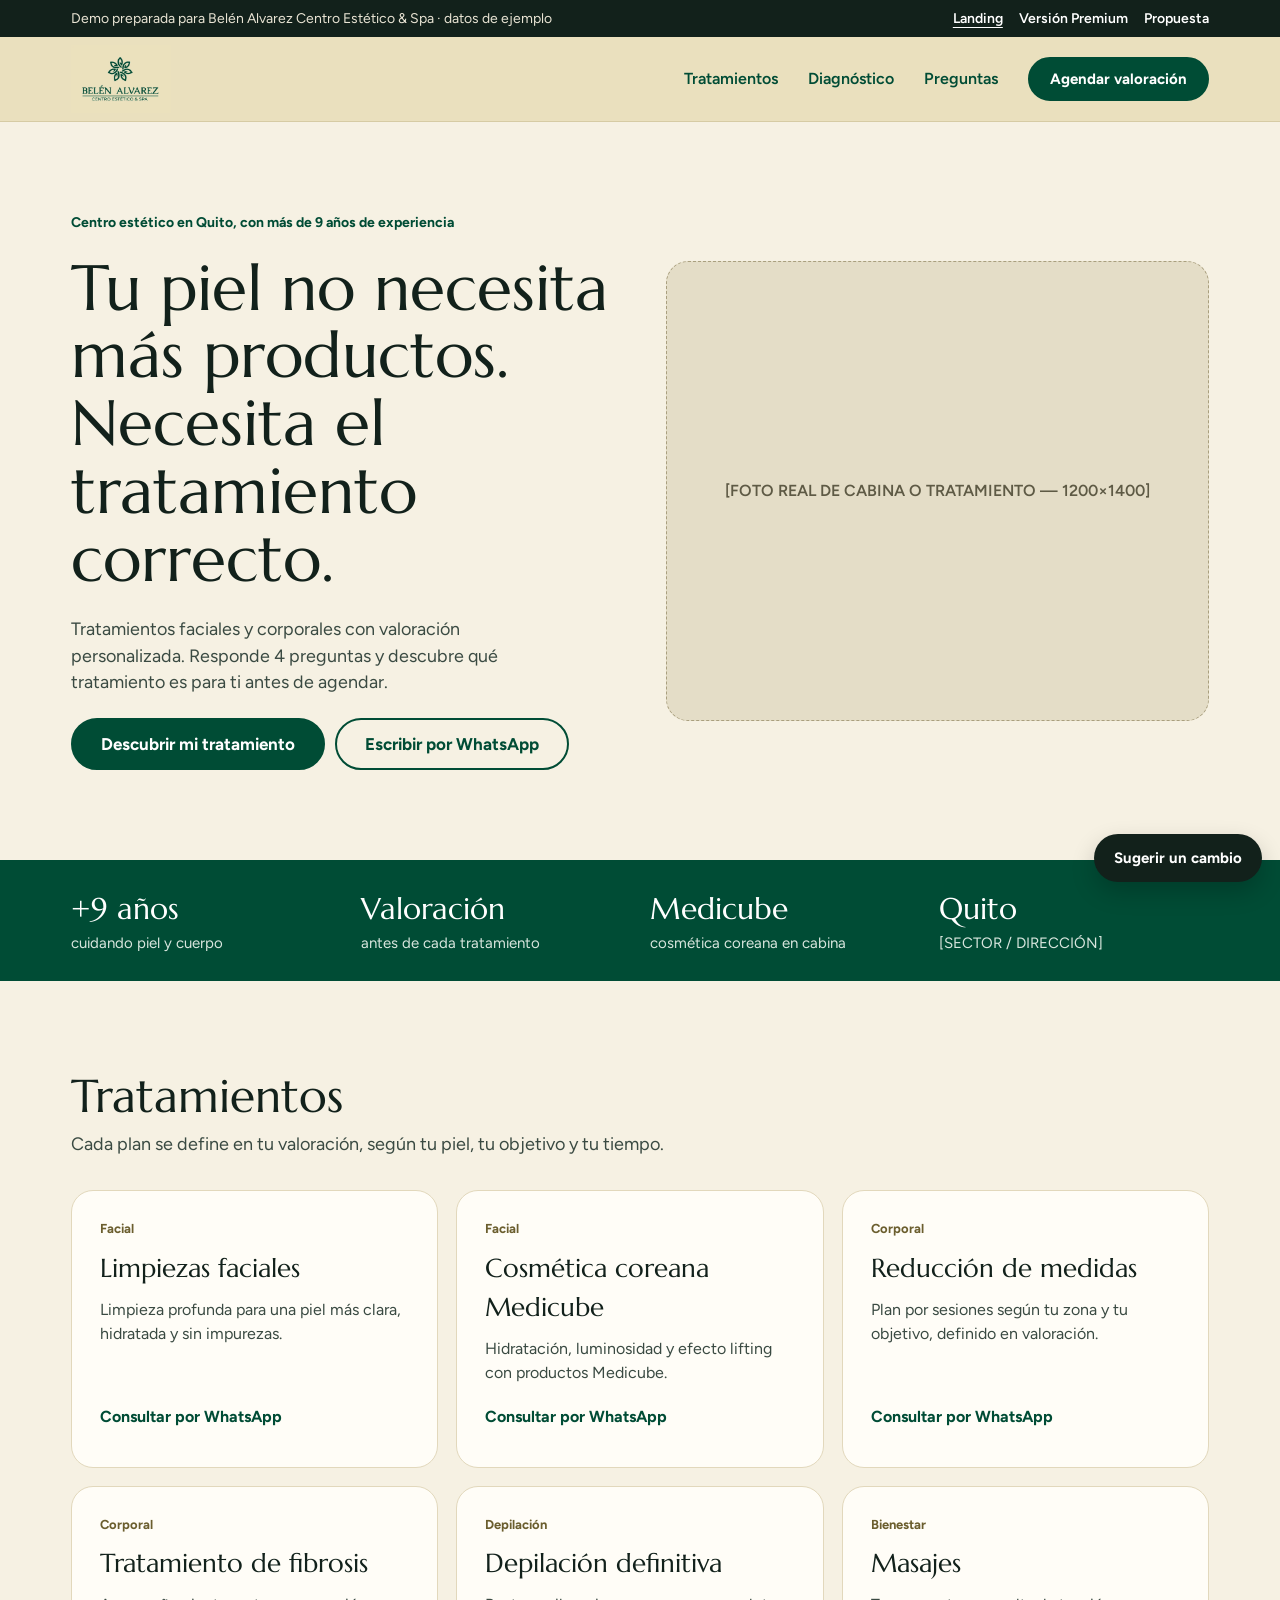
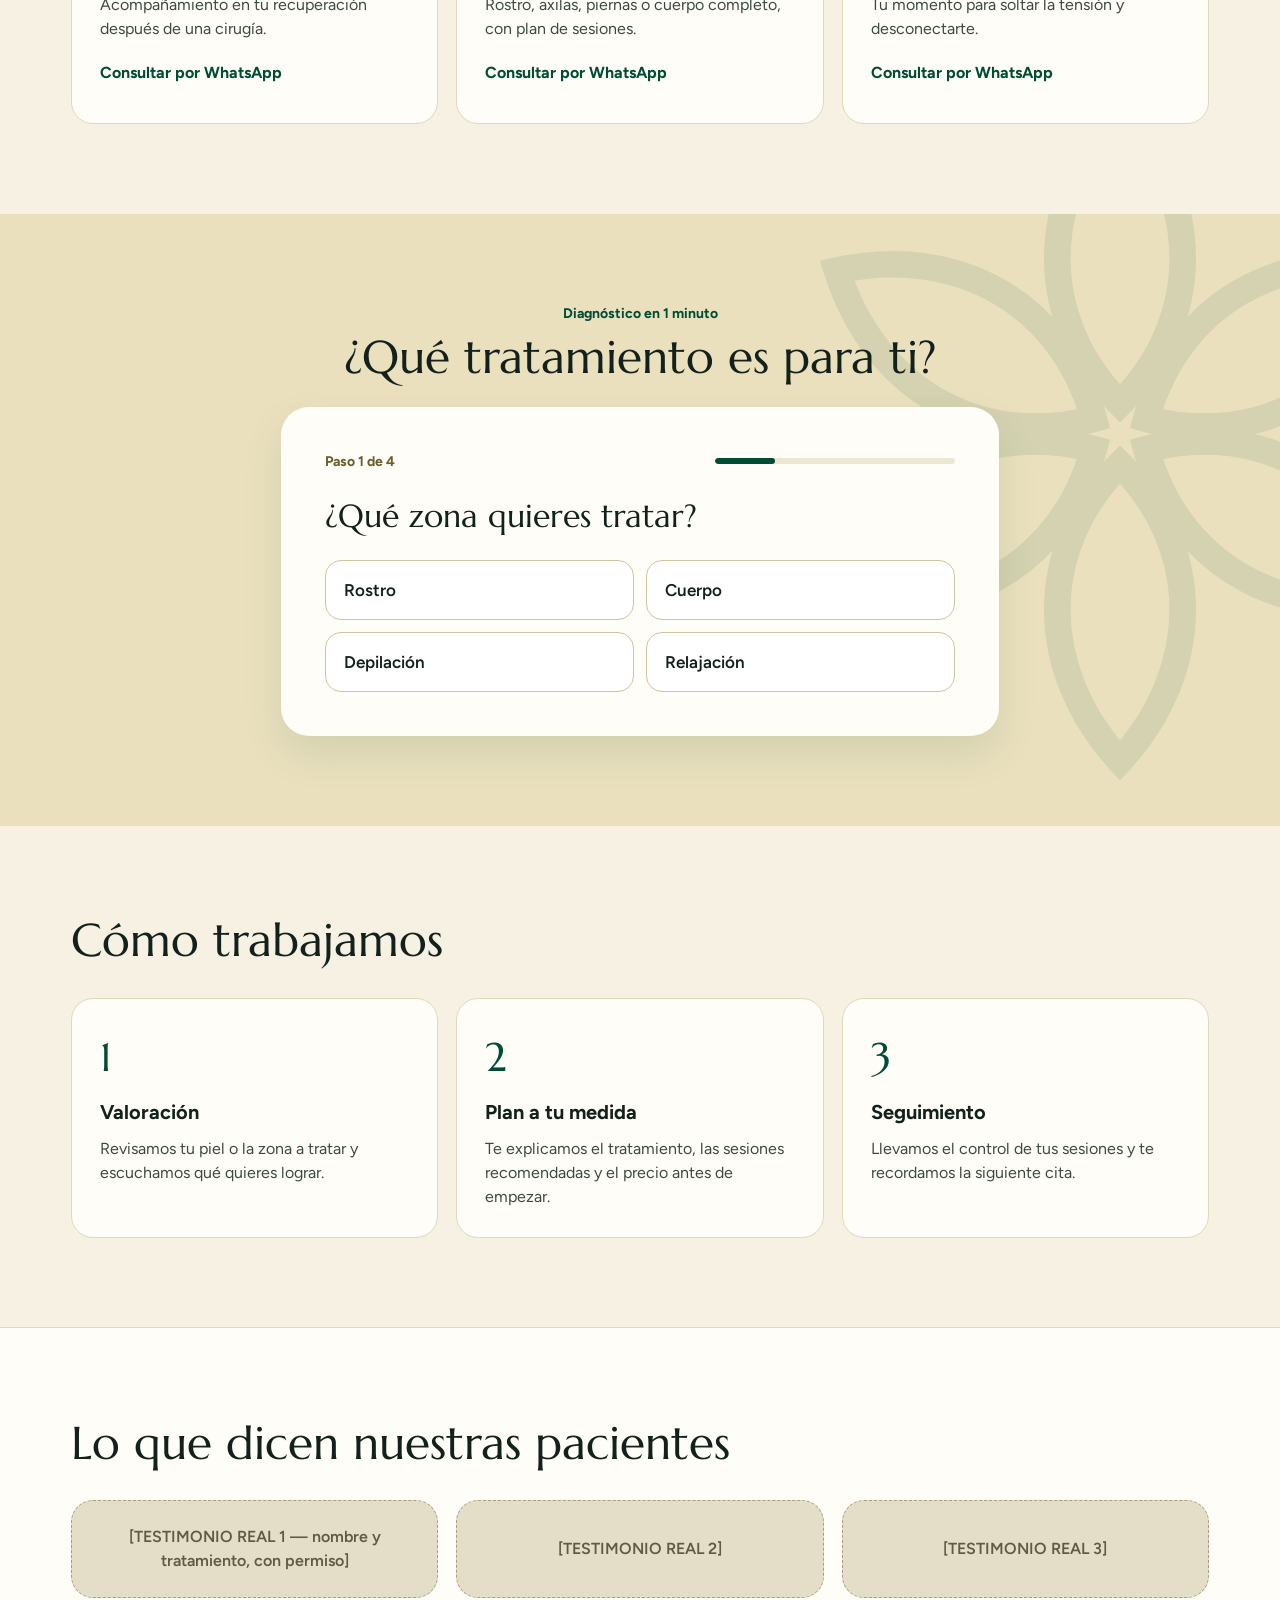
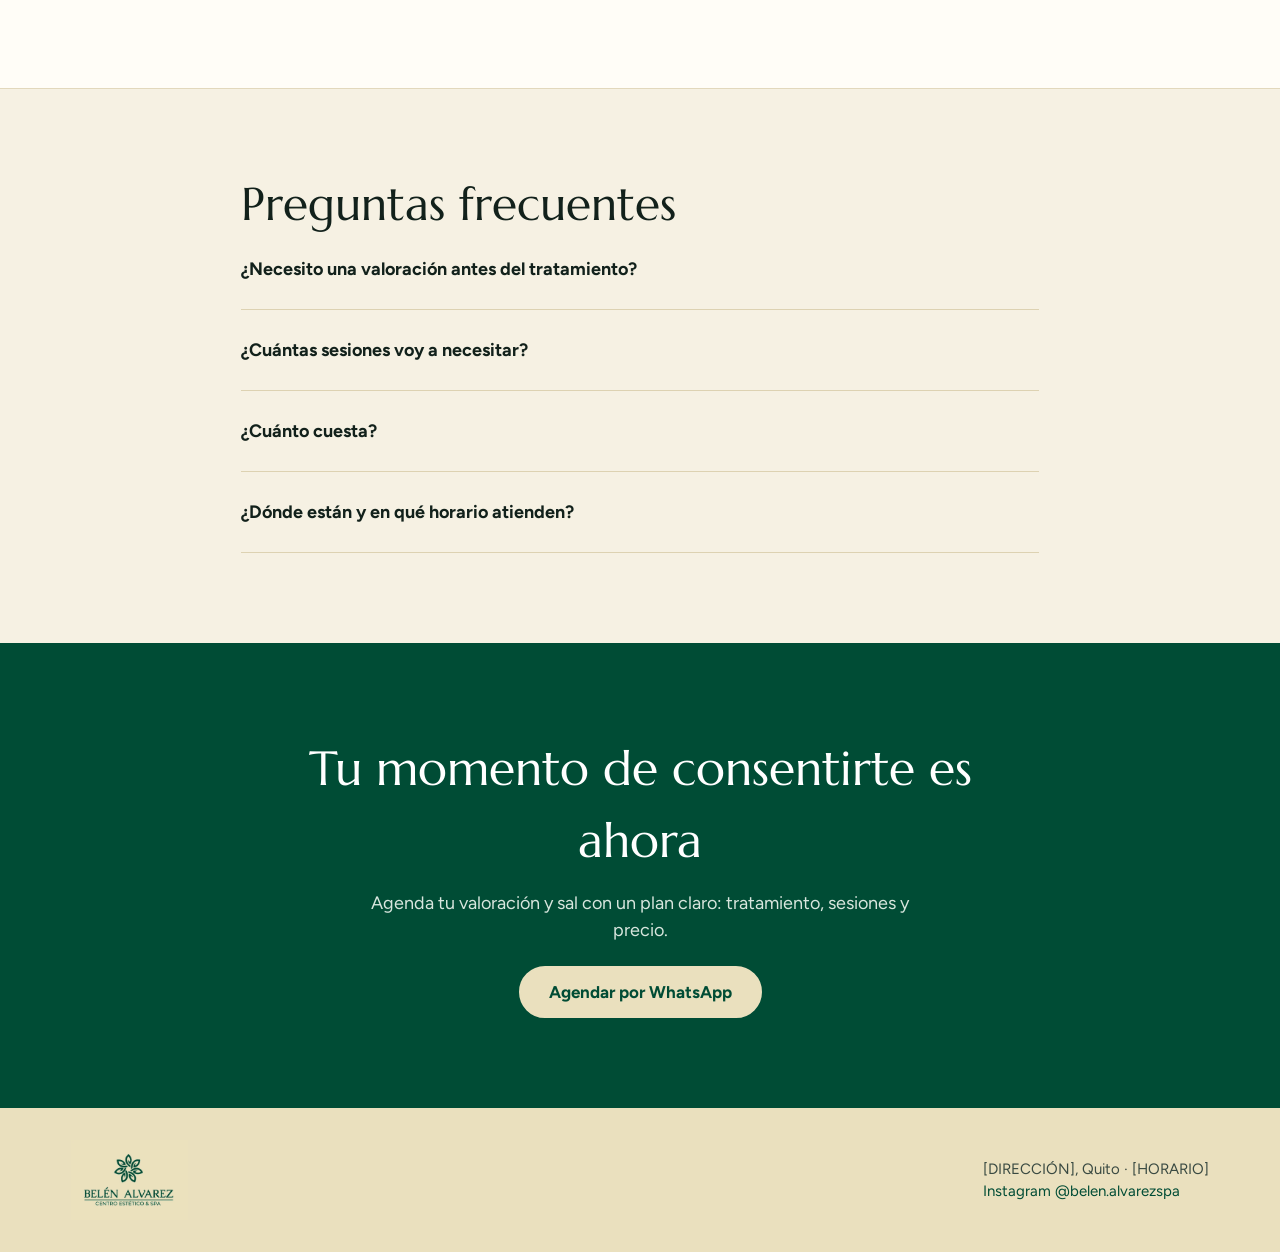
<file: index.html>
<!doctype html>
<html lang="es">
<head>
<meta charset="utf-8">
<meta name="viewport" content="width=device-width, initial-scale=1, viewport-fit=cover">
<meta name="robots" content="noindex, nofollow">
<title>Belén Alvarez Centro Estético &amp; Spa — Quito</title>
<meta name="description" content="Tratamientos faciales y corporales con valoración personalizada en Quito. Más de 9 años de experiencia. Descubre qué tratamiento es para ti.">
<meta property="og:title" content="Belén Alvarez Centro Estético & Spa">
<meta property="og:description" content="Descubre qué tratamiento es para ti en 1 minuto y agenda tu valoración.">
<meta property="og:image" content="assets/og.jpg">
<meta name="theme-color" content="#004C35">
<link rel="icon" href="assets/logo.webp">
<link rel="preconnect" href="https://fonts.googleapis.com">
<link rel="preconnect" href="https://fonts.gstatic.com" crossorigin>
<link href="https://fonts.googleapis.com/css2?family=Marcellus&family=Figtree:wght@400;500;600;700&display=swap" rel="stylesheet">
<link rel="stylesheet" href="efectos/base.css">
<link rel="stylesheet" href="efectos/calma.css">
<link rel="stylesheet" href="site.css">
<style>
header.top{position:sticky;top:0;z-index:20;background:var(--crema);border-bottom:1px solid #D6CBA4}
header.top .wrap{display:flex;flex-wrap:wrap;align-items:center;justify-content:space-between;gap:10px 28px;padding-block:8px}
header.top img{height:68px;width:auto}
header.top nav{display:flex;flex-wrap:wrap;align-items:center;gap:8px clamp(14px,2.4vw,30px);font-weight:600}
header.top nav .btn{min-height:44px;padding:0 20px;font-size:15px}
.hero{display:grid;gap:clamp(28px,4vw,64px);align-items:center;grid-template-columns:repeat(auto-fit,minmax(min(100%,440px),1fr))}
.hero h1{font-size:clamp(38px,5vw,64px);line-height:1.06}
.hero p{font-size:clamp(17px,1.4vw,19px);color:var(--texto);max-width:46ch;margin:0}
.eyebrow{font-size:14px;font-weight:700;color:var(--verde)}
.franja{background:var(--verde);color:#fff}
.franja .wrap{display:grid;gap:20px;grid-template-columns:repeat(auto-fit,minmax(min(100%,210px),1fr));padding-block:26px}
.franja b{display:block;font-family:Marcellus,Georgia,serif;font-weight:400;font-size:30px}
.franja span{color:#D8E6DE;font-size:15px}
.tag{font-size:13px;font-weight:700;color:var(--dorado)}
.card h3{font-family:Marcellus,Georgia,serif;font-weight:400;font-size:26px}
.card a.mas{margin-top:auto;font-weight:700;min-height:44px;display:inline-flex;align-items:center}
#diagnostico{position:relative;overflow:hidden;background:var(--crema)}
#diagnostico .fx-motivo{right:-220px;top:-160px;width:760px;height:760px}
.diag{position:relative;max-width:820px;margin:0 auto;display:flex;flex-direction:column;gap:24px}
.caja{background:var(--papel);border-radius:28px;padding:clamp(24px,4vw,44px);box-shadow:0 18px 40px rgba(0,76,53,.10);display:flex;flex-direction:column;gap:20px}
.prog{display:flex;align-items:center;justify-content:space-between;gap:12px;font-size:14px;font-weight:700;color:var(--dorado)}
.prog .pista{flex:1;max-width:240px;height:6px;border-radius:99px;background:#EDE6D2;overflow:hidden}
.prog .pista div{height:6px;background:var(--verde);border-radius:99px}
.ops{display:grid;gap:12px;grid-template-columns:repeat(auto-fit,minmax(min(100%,220px),1fr))}
.op{min-height:60px;padding:14px 18px;border-radius:16px;border:1.5px solid #CFC4A2;background:#fff;color:var(--tinta);font:600 17px Figtree,sans-serif;text-align:left;cursor:pointer;transition:border-color .2s,background-color .2s}
.op:hover{border-color:var(--verde);background:var(--arena)}
.enlace{align-self:flex-start;min-height:44px;border:0;background:none;color:var(--verde);font:700 16px Figtree,sans-serif;cursor:pointer;padding:0 4px}
.resumen{background:var(--arena);border-radius:14px;padding:16px 18px;font-size:15px;color:var(--texto);display:grid;gap:4px}
.pasos .num{font-family:Marcellus,Georgia,serif;font-size:40px;color:var(--verde)}
.faq details{border-bottom:1px solid #DDD2B2;padding:18px 0}
.faq summary{font-weight:700;font-size:18px;cursor:pointer;min-height:44px;display:flex;align-items:center}
.faq p{margin:8px 0 0;color:var(--texto)}
.cierre{background:var(--verde);color:#fff;text-align:center}
.cierre h2{color:#fff;font-size:clamp(32px,3.8vw,48px)}
.cierre p{color:#D8E6DE;font-size:18px;max-width:48ch;margin:14px auto 22px}
.cierre .btn{background:var(--crema);color:var(--verde);border-color:var(--crema)}
footer{background:var(--crema);padding-block:32px}
footer .wrap{display:flex;flex-wrap:wrap;gap:16px 32px;align-items:center;justify-content:space-between;color:var(--texto);font-size:15px}
footer img{height:80px;width:auto}
</style>
</head>
<body data-pagina="landing" data-secciones='["Inicio","Tratamientos","Diagnóstico","Cómo trabajamos","Testimonios","Preguntas","Contacto"]'>

<header class="top"><div class="wrap">
  <a href="#inicio"><img src="assets/logo.webp" alt="Belén Alvarez Centro Estético &amp; Spa" width="633" height="432"></a>
  <nav aria-label="Principal">
    <a href="#tratamientos">Tratamientos</a><a href="#diagnostico">Diagnóstico</a><a href="#preguntas">Preguntas</a>
    <a class="btn btn-lleno" data-wa="Hola Belén, quiero agendar una valoración.">Agendar valoración</a>
  </nav>
</div></header>

<main>
<section id="inicio" class="sec"><div class="wrap hero">
  <div style="display:flex;flex-direction:column;gap:22px;align-items:flex-start">
    <div class="eyebrow fx-entra fx-d1">Centro estético en Quito, con más de 9 años de experiencia</div>
    <h1 class="serif fx-entra fx-d2">Tu piel no necesita más productos. Necesita el tratamiento correcto.</h1>
    <p class="fx-entra fx-d3">Tratamientos faciales y corporales con valoración personalizada. Responde 4 preguntas y descubre qué tratamiento es para ti antes de agendar.</p>
    <div class="fila-btn fx-entra fx-d4">
      <a class="btn btn-lleno" href="#diagnostico">Descubrir mi tratamiento</a>
      <a class="btn btn-borde" data-wa="Hola Belén, quiero más información.">Escribir por WhatsApp</a>
    </div>
  </div>
  <div class="marcador fx-entra fx-d3" style="min-height:460px">[FOTO REAL DE CABINA O TRATAMIENTO — 1200×1400]</div>
</div></section>

<section class="franja" aria-label="Por qué elegirnos"><div class="wrap">
  <div><b>+9 años</b><span>cuidando piel y cuerpo</span></div>
  <div><b>Valoración</b><span>antes de cada tratamiento</span></div>
  <div><b>Medicube</b><span>cosmética coreana en cabina</span></div>
  <div><b>Quito</b><span>[SECTOR / DIRECCIÓN]</span></div>
</div></section>

<section id="tratamientos" class="sec"><div class="wrap">
  <h2 class="serif titulo-sec">Tratamientos</h2>
  <p class="intro">Cada plan se define en tu valoración, según tu piel, tu objetivo y tu tiempo.</p>
  <div class="grid" id="lista-servicios" style="margin-top:32px"></div>
</div></section>

<section id="diagnostico" class="sec">
  <svg class="fx-motivo" aria-hidden="true" viewBox="-100 -100 200 200"><g fill="none" stroke="#004C35" stroke-width="7" stroke-linecap="round">
    <path id="hoja" d="M0 -8 C 22 -30 22 -62 0 -86 C -22 -62 -22 -30 0 -8 Z"/>
    <use href="#hoja" transform="rotate(60)"/><use href="#hoja" transform="rotate(120)"/><use href="#hoja" transform="rotate(180)"/><use href="#hoja" transform="rotate(240)"/><use href="#hoja" transform="rotate(300)"/>
  </g></svg>
  <div class="wrap diag">
    <div style="text-align:center">
      <div class="eyebrow">Diagnóstico en 1 minuto</div>
      <h2 class="serif titulo-sec" style="margin-top:8px">¿Qué tratamiento es para ti?</h2>
    </div>
    <div class="caja" id="caja" aria-live="polite"></div>
  </div>
</section>

<section class="sec"><div class="wrap">
  <h2 class="serif titulo-sec">Cómo trabajamos</h2>
  <div class="grid pasos" style="margin-top:32px">
    <div class="card"><div class="num">1</div><h3 style="font-family:Figtree;font-weight:700;font-size:20px">Valoración</h3><p>Revisamos tu piel o la zona a tratar y escuchamos qué quieres lograr.</p></div>
    <div class="card"><div class="num">2</div><h3 style="font-family:Figtree;font-weight:700;font-size:20px">Plan a tu medida</h3><p>Te explicamos el tratamiento, las sesiones recomendadas y el precio antes de empezar.</p></div>
    <div class="card"><div class="num">3</div><h3 style="font-family:Figtree;font-weight:700;font-size:20px">Seguimiento</h3><p>Llevamos el control de tus sesiones y te recordamos la siguiente cita.</p></div>
  </div>
</div></section>

<section class="sec" style="background:var(--papel);border-block:1px solid var(--linea)"><div class="wrap">
  <h2 class="serif titulo-sec">Lo que dicen nuestras pacientes</h2>
  <div class="grid" style="margin-top:32px">
    <div class="marcador">[TESTIMONIO REAL 1 — nombre y tratamiento, con permiso]</div>
    <div class="marcador">[TESTIMONIO REAL 2]</div>
    <div class="marcador">[TESTIMONIO REAL 3]</div>
  </div>
</div></section>

<section id="preguntas" class="sec"><div class="wrap faq" style="max-width:900px">
  <h2 class="serif titulo-sec">Preguntas frecuentes</h2>
  <details><summary>¿Necesito una valoración antes del tratamiento?</summary><p>Sí. En la valoración revisamos tu caso y te explicamos el tratamiento, las sesiones y el precio antes de empezar.</p></details>
  <details><summary>¿Cuántas sesiones voy a necesitar?</summary><p>Depende del tratamiento y de cada persona. Te damos un plan claro en tu valoración.</p></details>
  <details><summary>¿Cuánto cuesta?</summary><p>[PRECIO DE LA VALORACIÓN O RANGOS]. El precio final se confirma según el plan que elijas.</p></details>
  <details><summary>¿Dónde están y en qué horario atienden?</summary><p>[DIRECCIÓN], Quito. [HORARIO].</p></details>
</div></section>

<section class="sec cierre" id="contacto"><div class="wrap" style="max-width:900px">
  <h2 class="serif">Tu momento de consentirte es ahora</h2>
  <p>Agenda tu valoración y sal con un plan claro: tratamiento, sesiones y precio.</p>
  <a class="btn" data-wa="Hola Belén, quiero agendar una valoración.">Agendar por WhatsApp</a>
</div></section>
</main>

<footer><div class="wrap">
  <img src="assets/logo.webp" alt="Belén Alvarez Centro Estético &amp; Spa" width="633" height="432" loading="lazy">
  <div>[DIRECCIÓN], Quito · [HORARIO]<br><a href="https://www.instagram.com/belen.alvarezspa/" target="_blank" rel="noopener">Instagram @belen.alvarezspa</a></div>
</div></footer>

<script src="config.js"></script>
<script>
const servicios = [
  ['Facial','Limpiezas faciales','Limpieza profunda para una piel más clara, hidratada y sin impurezas.'],
  ['Facial','Cosmética coreana Medicube','Hidratación, luminosidad y efecto lifting con productos Medicube.'],
  ['Corporal','Reducción de medidas','Plan por sesiones según tu zona y tu objetivo, definido en valoración.'],
  ['Corporal','Tratamiento de fibrosis','Acompañamiento en tu recuperación después de una cirugía.'],
  ['Depilación','Depilación definitiva','Rostro, axilas, piernas o cuerpo completo, con plan de sesiones.'],
  ['Bienestar','Masajes','Tu momento para soltar la tensión y desconectarte.']
];
document.getElementById('lista-servicios').innerHTML = servicios.map(([t,n,x]) =>
  `<div class="card"><div class="tag">${t}</div><h3>${n}</h3><p>${x}</p><a class="mas" data-wa="Hola Belén, quiero información sobre ${n}.">Consultar por WhatsApp</a></div>`).join('');

const objetivos = {
  'Rostro': ['Limpieza e hidratación','Manchas o tono irregular','Luminosidad y efecto lifting','Acné o poros'],
  'Cuerpo': ['Reducir medidas','Fibrosis después de una cirugía','Aún no lo sé'],
  'Depilación': ['Rostro','Axilas','Piernas','Cuerpo completo'],
  'Relajación': ['Aliviar tensión','Regalar una experiencia']
};
const s = { paso: 1, zona: '', objetivo: '', experiencia: '', cuando: '' };
const campo = { 1: 'zona', 2: 'objetivo', 3: 'experiencia', 4: 'cuando' };

function recomendar(z, o) {
  if (z === 'Depilación') return ['Depilación definitiva', `Para ${o.toLowerCase()}. En la valoración revisamos tu tipo de piel y vello para definir cuántas sesiones necesitas.`];
  if (z === 'Relajación') return ['Masajes', 'Un espacio para soltar la tensión. Te recomendamos el tipo de masaje según lo que buscas.'];
  if (z === 'Cuerpo') {
    if (o.startsWith('Fibrosis')) return ['Tratamiento de fibrosis', 'Acompañamiento para tu recuperación. En la valoración revisamos tu caso y el tiempo desde tu cirugía.'];
    if (o === 'Reducir medidas') return ['Reducción de medidas', 'Un plan por sesiones según la zona y tu objetivo. Los resultados dependen de cada cuerpo y se revisan en tu valoración.'];
    return ['Valoración corporal', 'Te ayudamos a elegir entre reducción de medidas, fibrosis u otros tratamientos corporales según tu caso.'];
  }
  if (o.startsWith('Luminosidad')) return ['Facial con línea Medicube', 'Cosmética coreana enfocada en hidratación, luminosidad y efecto lifting, aplicada en cabina.'];
  if (o.startsWith('Limpieza')) return ['Limpieza facial profunda', 'El punto de partida para una piel limpia e hidratada. Ideal si es tu primera vez o hace tiempo no te haces una.'];
  return ['Valoración facial personalizada', `Para ${o.toLowerCase()} primero revisamos tu piel y definimos el tratamiento adecuado.`];
}

function pintar() {
  const caja = document.getElementById('caja');
  if (s.paso <= 4) {
    const preguntas = { 1: '¿Qué zona quieres tratar?', 2: s.zona === 'Depilación' ? '¿Qué zona quieres depilar?' : '¿Qué quieres lograr?', 3: '¿Es tu primera vez en un centro estético?', 4: '¿Cuándo te gustaría empezar?' };
    const lista = { 1: Object.keys(objetivos), 2: objetivos[s.zona] || [], 3: ['Es mi primera vez','Ya me he hecho tratamientos'], 4: ['Esta semana','Este mes','Solo estoy averiguando'] }[s.paso];
    caja.innerHTML = `<div class="prog"><span>Paso ${s.paso} de 4</span><div class="pista"><div class="fx-barra" style="width:${(s.paso - 1) * 25}%"></div></div></div>
      <div class="fx-paso" style="display:flex;flex-direction:column;gap:20px">
        <h3 class="serif" style="font-size:clamp(24px,2.6vw,32px)">${preguntas[s.paso]}</h3>
        <div class="ops">${lista.map(x => `<button type="button" class="op">${x}</button>`).join('')}</div>
        ${s.paso > 1 ? '<button type="button" class="enlace" id="volver">← Volver</button>' : ''}
      </div>`;
    requestAnimationFrame(() => { caja.querySelector('.fx-barra').style.width = (s.paso * 25) + '%'; });
    caja.querySelectorAll('.op').forEach(b => b.onclick = () => { s[campo[s.paso]] = b.textContent; s.paso++; pintar(); });
    const v = document.getElementById('volver'); if (v) v.onclick = () => { s.paso--; pintar(); };
  } else {
    const [titulo, texto] = recomendar(s.zona, s.objetivo);
    const msg = `Hola Belén, hice el diagnóstico en la web. Zona: ${s.zona}. Objetivo: ${s.objetivo}. ${s.experiencia}. Quiero empezar: ${s.cuando}. Me recomendó: ${titulo}.`;
    caja.innerHTML = `<div class="fx-paso" style="display:flex;flex-direction:column;gap:16px;align-items:flex-start">
      <div class="tag">Tu recomendación</div>
      <h3 class="serif" style="font-size:clamp(28px,3vw,38px);color:var(--verde)">${titulo}</h3>
      <p style="margin:0;font-size:17px;color:var(--texto)">${texto}</p>
      <div class="resumen" style="width:100%"><div><b>Zona:</b> ${s.zona}</div><div><b>Objetivo:</b> ${s.objetivo}</div><div><b>Experiencia:</b> ${s.experiencia}</div><div><b>Cuándo:</b> ${s.cuando}</div></div>
      <a class="btn btn-lleno" href="${wa(DEMO.waCliente, msg)}" target="_blank" rel="noopener">Agendar mi valoración por WhatsApp</a>
      <p style="margin:0;font-size:14px;color:var(--suave)">Recomendación orientativa. El tratamiento y el número de sesiones se definen en tu valoración.</p>
      <button type="button" class="enlace" id="reiniciar">Volver a empezar</button></div>`;
    document.getElementById('reiniciar').onclick = () => { Object.assign(s, { paso: 1, zona: '', objetivo: '', experiencia: '', cuando: '' }); pintar(); };
  }
}
pintar();
</script>
<script src="demo.js"></script>
</body>
</html>
</file>
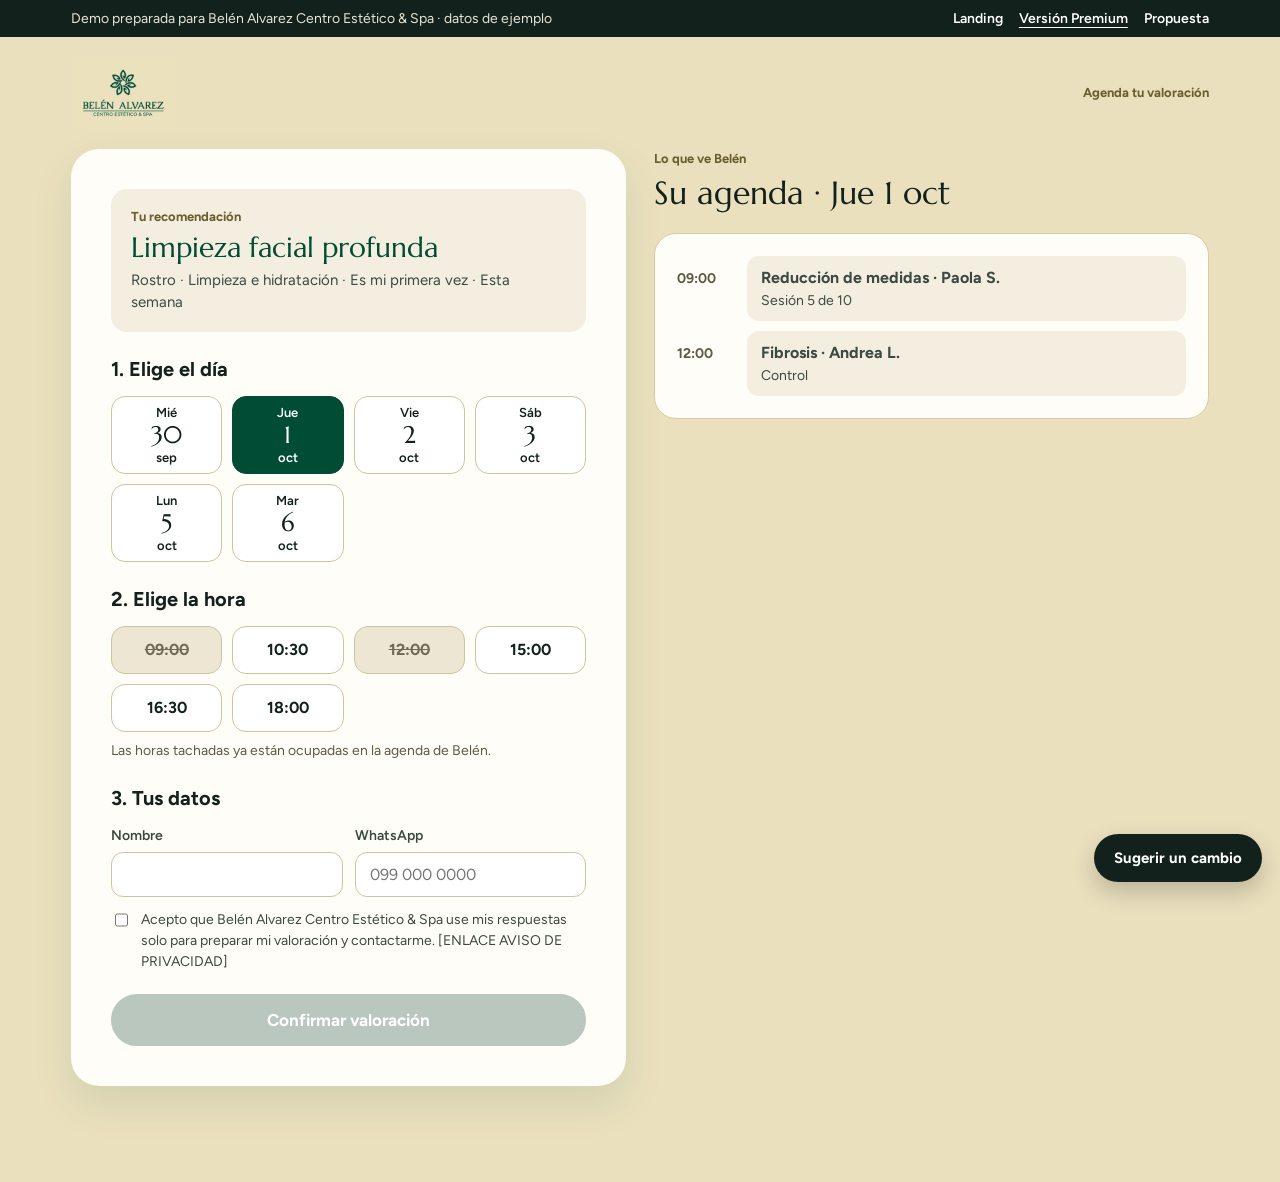
<file: premium.html>
<!doctype html>
<html lang="es">
<head>
<meta charset="utf-8">
<meta name="viewport" content="width=device-width, initial-scale=1, viewport-fit=cover">
<meta name="robots" content="noindex, nofollow">
<title>Agenda tu valoración — Belén Alvarez (Premium)</title>
<link rel="icon" href="assets/logo.webp">
<link rel="preconnect" href="https://fonts.googleapis.com">
<link rel="preconnect" href="https://fonts.gstatic.com" crossorigin>
<link href="https://fonts.googleapis.com/css2?family=Marcellus&family=Figtree:wght@400;500;600;700&display=swap" rel="stylesheet">
<link rel="stylesheet" href="efectos/base.css">
<link rel="stylesheet" href="efectos/calma.css">
<link rel="stylesheet" href="site.css">
<style>
body{background:var(--crema)}
.cab{display:flex;align-items:center;justify-content:space-between;gap:16px;padding-block:20px}
.cab img{height:72px;width:auto}
.lienzo{display:grid;gap:28px;grid-template-columns:repeat(auto-fit,minmax(min(100%,420px),1fr));align-items:start;padding-bottom:96px}
.caja{background:var(--papel);border-radius:28px;padding:clamp(22px,3.5vw,40px);box-shadow:0 18px 40px rgba(0,76,53,.10);display:flex;flex-direction:column;gap:22px}
.reco{background:var(--arena);border-radius:16px;padding:18px 20px}
.tag{font-size:13px;font-weight:700;color:var(--dorado)}
h2.paso{font-size:20px}
.chips{display:grid;gap:10px;grid-template-columns:repeat(auto-fill,minmax(88px,1fr));margin-top:12px}
.chip{min-height:48px;border-radius:14px;border:1.5px solid #CFC4A2;background:#fff;color:var(--tinta);font:700 16px Figtree,sans-serif;cursor:pointer;padding:8px 6px;transition:background-color .2s,color .2s,border-color .2s}
.chip small{display:block;font-weight:600;font-size:13px}
.chip .n{display:block;font-family:Marcellus,Georgia,serif;font-weight:400;font-size:24px}
.chip[aria-pressed="true"]{background:var(--verde);border-color:var(--verde);color:#fff}
.chip:disabled{background:#EDE6D2;color:#6F6A55;text-decoration:line-through;cursor:not-allowed}
.datos{display:grid;gap:12px;grid-template-columns:repeat(auto-fit,minmax(min(100%,200px),1fr));margin-top:12px}
.datos label{display:flex;flex-direction:column;gap:6px;font-weight:600;font-size:14px;color:var(--texto)}
.consent{display:flex;gap:10px;align-items:flex-start;font-size:14px;color:var(--texto);margin-top:12px}
.consent input{width:20px;height:20px;accent-color:var(--verde);margin-top:1px}
.agenda{background:var(--papel);border:1px solid #D6CBA4;border-radius:22px;padding:22px;display:flex;flex-direction:column;gap:10px}
.cita{display:flex;gap:14px}
.cita .h{width:56px;flex-shrink:0;padding-top:12px;font-weight:700;font-size:14px;color:var(--suave)}
.cita .c{flex:1;border-radius:12px;padding:10px 14px;background:var(--arena);color:var(--texto)}
.cita .c.nueva{background:var(--verde);color:#fff}
.aviso{background:var(--verde);color:#fff;border-radius:20px;padding:20px 22px}
.check{width:64px;height:64px;border-radius:999px;background:var(--verde);display:flex;align-items:center;justify-content:center}
</style>
</head>
<body data-pagina="premium" data-secciones='["Elegir día y hora","Datos de la clienta","Confirmación","Agenda de Belén"]'>
<div class="wrap">
  <div class="cab"><img src="assets/logo.webp" alt="Belén Alvarez Centro Estético &amp; Spa" width="633" height="432"><span class="tag">Agenda tu valoración</span></div>
  <div class="lienzo">
    <div class="caja" id="flujo" aria-live="polite"></div>
    <div style="display:flex;flex-direction:column;gap:16px">
      <div><div class="tag">Lo que ve Belén</div><h2 class="serif" style="font-size:32px" id="t-agenda"></h2></div>
      <div class="agenda" id="agenda"></div>
      <div id="aviso"></div>
    </div>
  </div>
</div>
<script src="config.js"></script>
<script>
const dias = [['Mié','30','sep'],['Jue','1','oct'],['Vie','2','oct'],['Sáb','3','oct'],['Lun','5','oct'],['Mar','6','oct']];
const slots = ['09:00','10:30','12:00','15:00','16:30','18:00'];
const citas = [
  [['10:30','Depilación · Carla M.','Sesión 3 de 6'],['15:00','Masaje · Diana R.','Relajante']],
  [['09:00','Reducción de medidas · Paola S.','Sesión 5 de 10'],['12:00','Fibrosis · Andrea L.','Control']],
  [['16:30','Facial Medicube · Sofía V.','Primera vez']],
  [['09:00','Depilación · María J.','Sesión 1 de 6'],['10:30','Limpieza facial · Gaby T.',''],['12:00','Masaje · Lucía P.','']],
  [['18:00','Reducción de medidas · Karla B.','Sesión 2 de 10']],
  [['15:00','Fibrosis · Verónica C.','Control']]
];
const esc = t => String(t).replace(/[&<>"']/g, c => ({'&':'&amp;','<':'&lt;','>':'&gt;','"':'&quot;',"'":'&#39;'}[c]));
const st = { dia: 1, hora: '', nombre: '', tel: '', consent: false, ok: false };
const fecha = () => { const d = dias[st.dia]; return `${d[0]} ${d[1]} ${d[2]}`; };
const listo = () => st.hora && st.nombre.trim().length >= 2 && st.tel.replace(/\D/g, '').length >= 9 && st.consent;

function agenda() {
  document.getElementById('t-agenda').textContent = 'Su agenda · ' + fecha();
  const filas = citas[st.dia].map(c => ({ h: c[0], t: c[1], d: c[2] }));
  if (st.ok) filas.push({ h: st.hora, t: 'Valoración · ' + esc(st.nombre), d: 'Limpieza facial profunda · desde la web', nueva: true });
  filas.sort((a, b) => a.h.localeCompare(b.h));
  document.getElementById('agenda').innerHTML = filas.map(f =>
    `<div class="cita"><div class="h">${f.h}</div><div class="c ${f.nueva ? 'nueva fx-nuevo' : ''}"><b>${f.t}</b><div style="font-size:14px">${f.d}</div></div></div>`).join('');
  document.getElementById('aviso').innerHTML = st.ok ? `<div class="aviso fx-entra"><div class="tag" style="color:#CFE3D8">Aviso por WhatsApp a Belén</div><div style="margin-top:6px">Nueva valoración: ${esc(st.nombre)} · ${fecha()}, ${st.hora}. Limpieza facial profunda. Primera vez. Quiere empezar esta semana.</div></div>` : '';
}

function flujo() {
  const f = document.getElementById('flujo');
  if (st.ok) {
    f.innerHTML = `<div class="fx-entra" style="display:flex;flex-direction:column;gap:18px;align-items:flex-start">
      <div class="check fx-pop"><svg width="30" height="30" viewBox="0 0 24 24" fill="none" stroke="#fff" stroke-width="2.5" stroke-linecap="round" stroke-linejoin="round" aria-hidden="true"><polyline class="fx-trazo" points="20 6 9 17 4 12"/></svg></div>
      <h1 class="serif" style="font-size:clamp(32px,3.6vw,44px);line-height:1.1">¡Listo, ${esc(st.nombre.trim().split(' ')[0])}! Tu valoración está agendada.</h1>
      <div style="font-size:20px;font-weight:700;color:var(--verde)">${fecha()}, ${st.hora}</div>
      <p style="margin:0;color:var(--texto);font-size:17px;max-width:46ch">Te enviamos la confirmación por WhatsApp y un recordatorio el día anterior. Si necesitas cambiar la hora, responde a ese mensaje.</p>
      <button type="button" class="btn btn-borde" id="otra">Ver la demo otra vez</button></div>`;
    document.getElementById('otra').onclick = () => { Object.assign(st, { dia: 1, hora: '', nombre: '', tel: '', consent: false, ok: false }); flujo(); agenda(); };
    return;
  }
  const oc = citas[st.dia].map(c => c[0]);
  f.innerHTML = `
    <div class="reco"><div class="tag">Tu recomendación</div><div class="serif" style="font-size:28px;color:var(--verde)">Limpieza facial profunda</div><div style="font-size:15px;color:var(--texto)">Rostro · Limpieza e hidratación · Es mi primera vez · Esta semana</div></div>
    <div><h2 class="paso">1. Elige el día</h2><div class="chips">${dias.map((d, i) => `<button type="button" class="chip" data-dia="${i}" aria-pressed="${st.dia === i}"><small>${d[0]}</small><span class="n">${d[1]}</span><small>${d[2]}</small></button>`).join('')}</div></div>
    <div><h2 class="paso">2. Elige la hora</h2><div class="chips">${slots.map(h => `<button type="button" class="chip" data-hora="${h}" aria-pressed="${st.hora === h}" ${oc.includes(h) ? 'disabled aria-label="' + h + ' ocupada"' : ''}>${h}</button>`).join('')}</div>
      <p style="margin:8px 0 0;font-size:14px;color:var(--suave)">Las horas tachadas ya están ocupadas en la agenda de Belén.</p></div>
    <div><h2 class="paso">3. Tus datos</h2>
      <div class="datos"><label>Nombre<input class="campo" id="nom" autocomplete="name" value="${esc(st.nombre)}"></label><label>WhatsApp<input class="campo" id="tel" type="tel" autocomplete="tel" placeholder="099 000 0000" value="${esc(st.tel)}"></label></div>
      <label class="consent"><input type="checkbox" id="con" ${st.consent ? 'checked' : ''}><span>Acepto que ${DEMO.cliente} use mis respuestas solo para preparar mi valoración y contactarme. [ENLACE AVISO DE PRIVACIDAD]</span></label></div>
    <button type="button" class="btn btn-lleno" id="conf" ${listo() ? '' : 'disabled'}>Confirmar valoración${st.hora ? ' · ' + fecha() + ', ' + st.hora : ''}</button>`;
  f.querySelectorAll('[data-dia]').forEach(b => b.onclick = () => { st.dia = +b.dataset.dia; st.hora = ''; flujo(); agenda(); });
  f.querySelectorAll('[data-hora]').forEach(b => b.onclick = () => { st.hora = b.dataset.hora; flujo(); });
  const upd = () => { const c = document.getElementById('conf'); c.disabled = !listo(); };
  document.getElementById('nom').oninput = e => { st.nombre = e.target.value; upd(); };
  document.getElementById('tel').oninput = e => { st.tel = e.target.value; upd(); };
  document.getElementById('con').onchange = e => { st.consent = e.target.checked; upd(); };
  document.getElementById('conf').onclick = () => { if (listo()) { st.ok = true; flujo(); agenda(); } };
}
flujo(); agenda();
</script>
<script src="demo.js"></script>
</body>
</html>
</file>
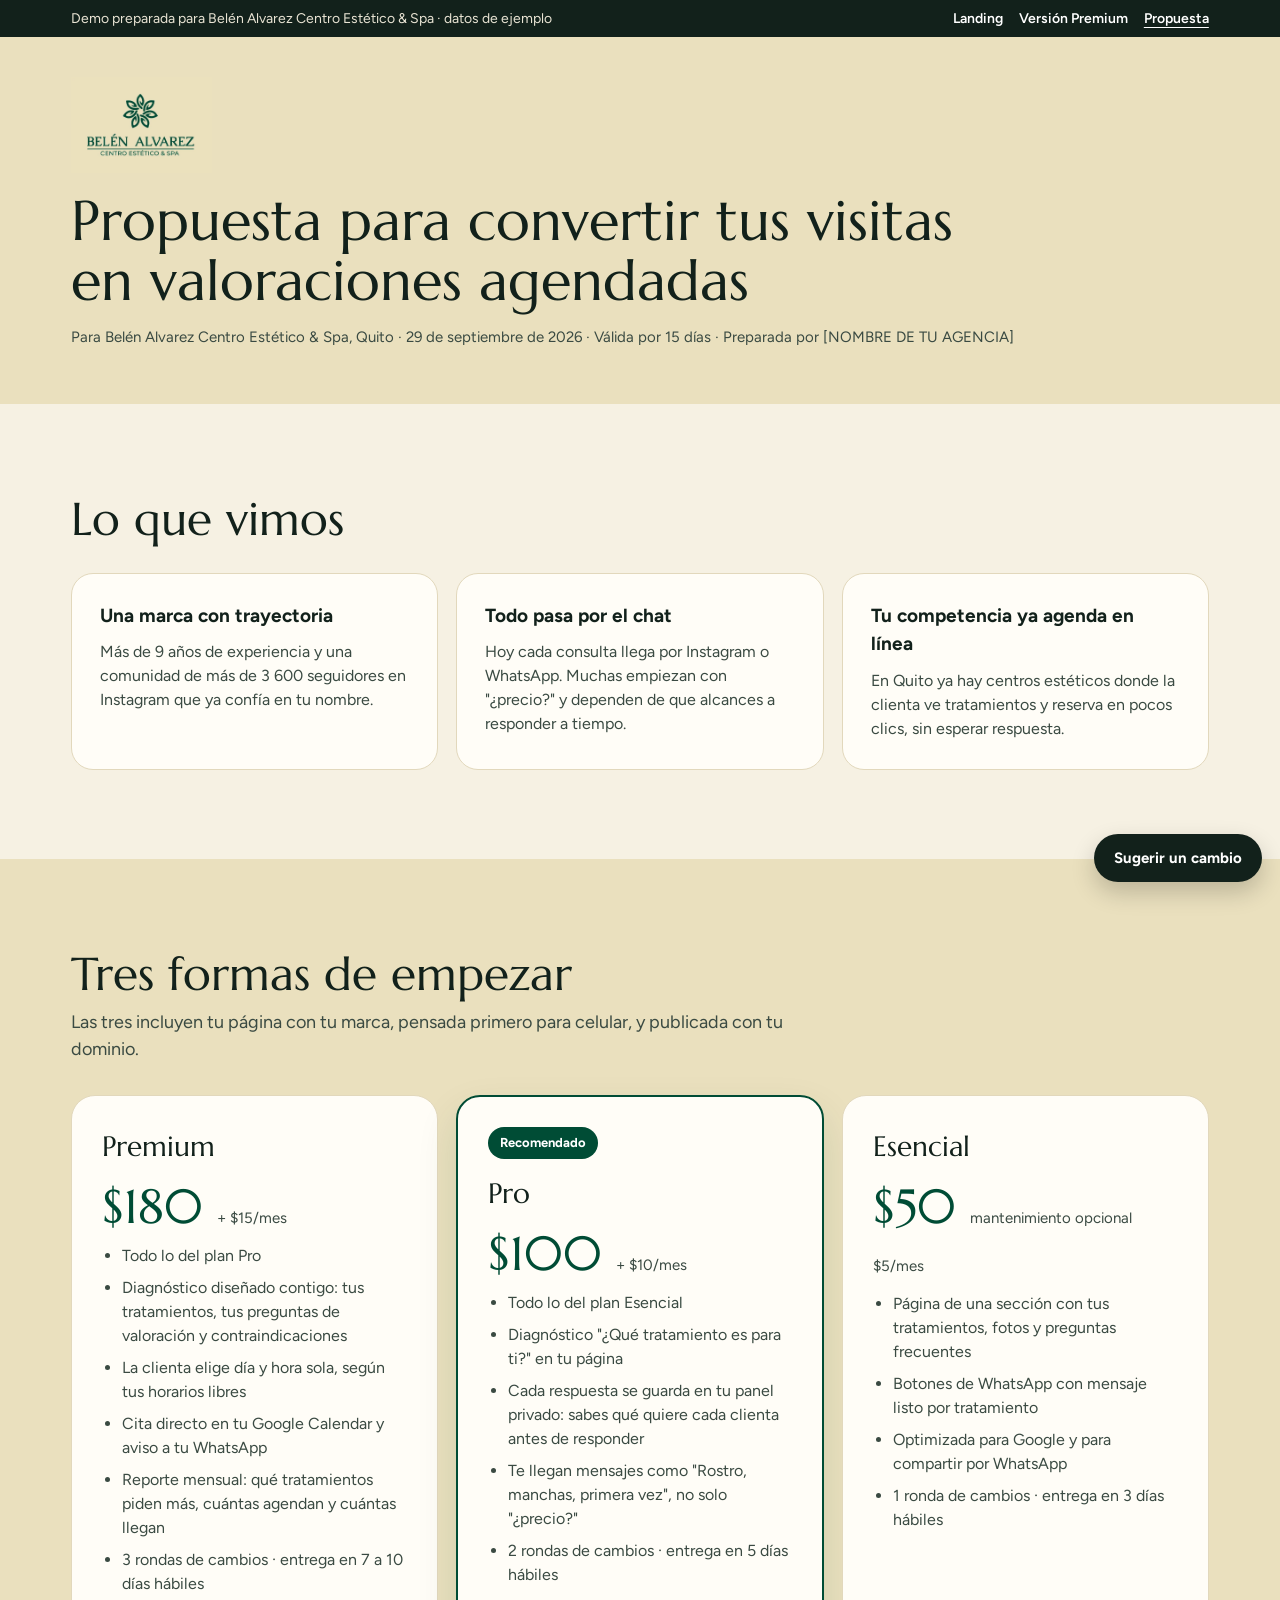
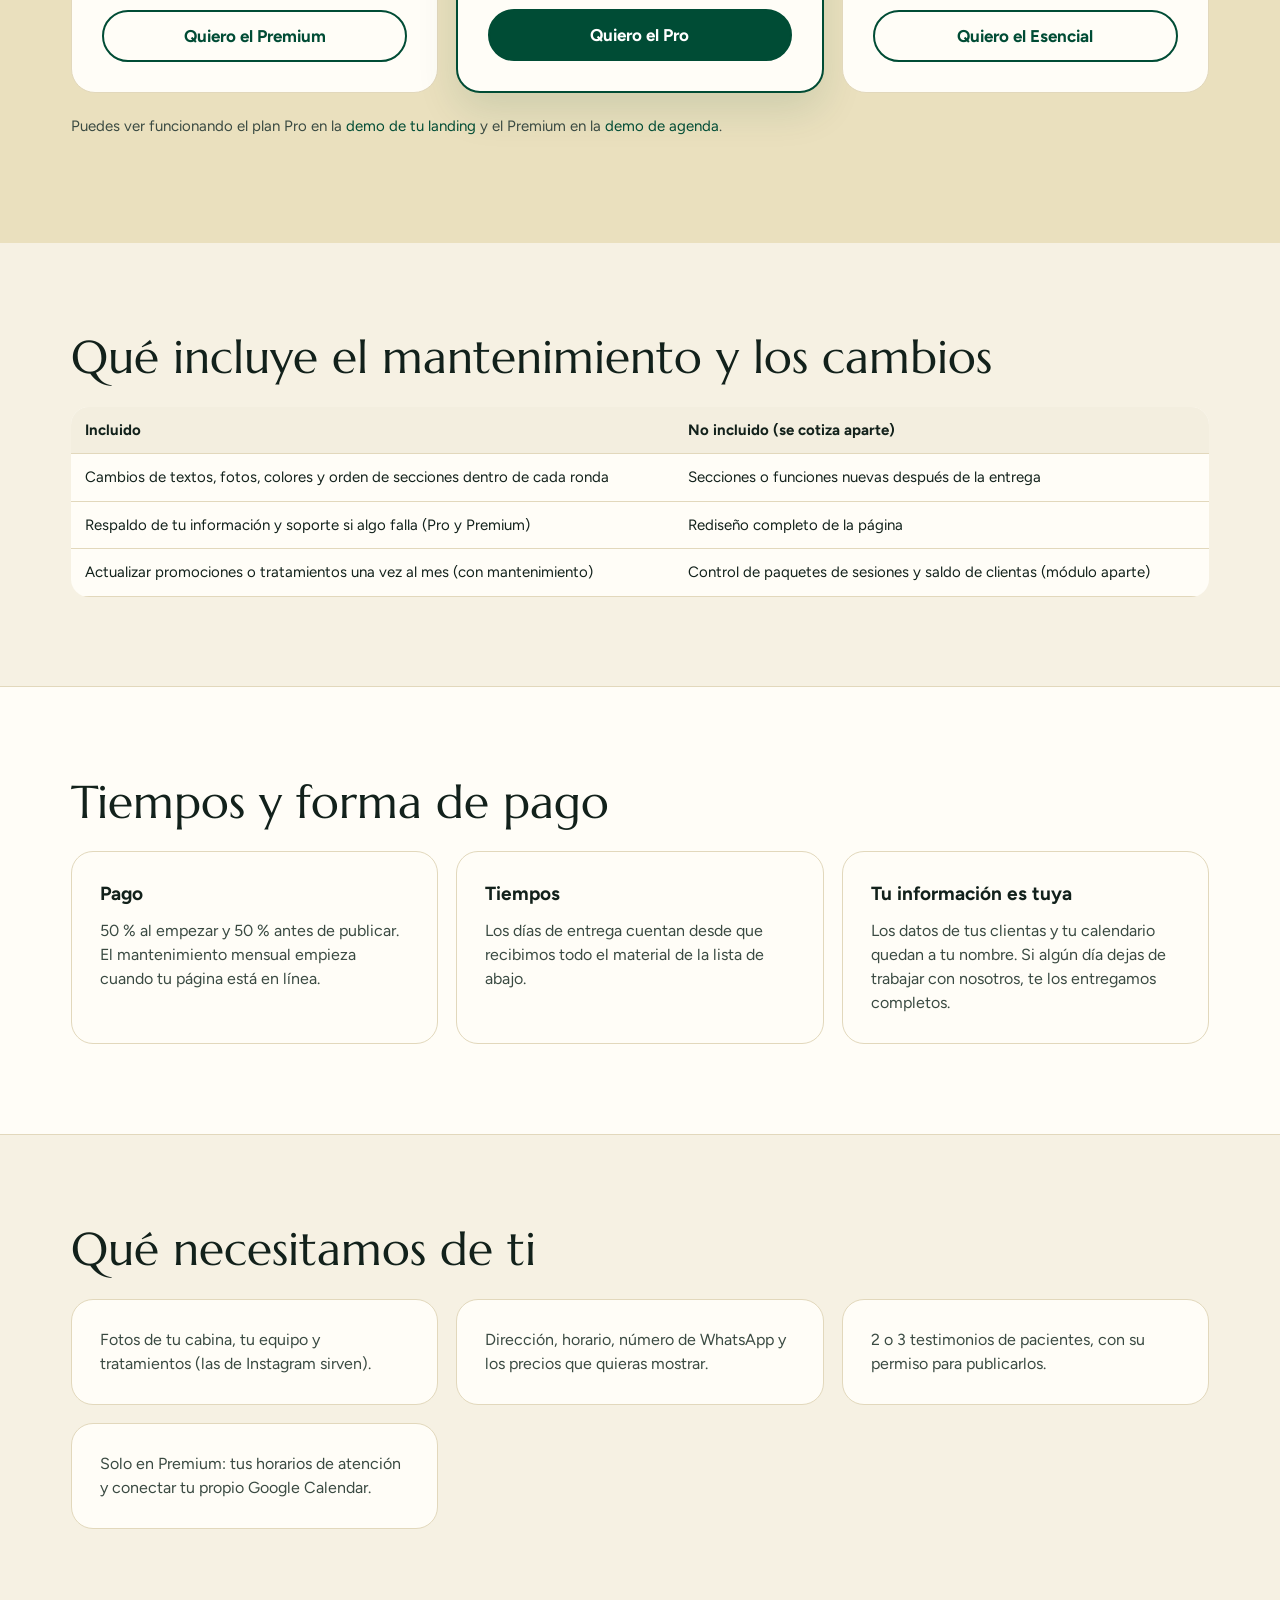
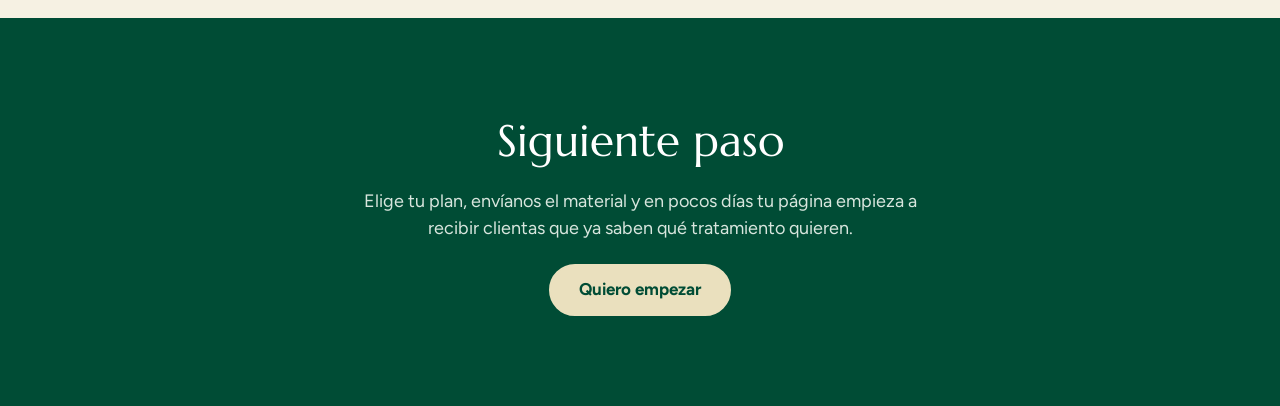
<file: propuesta.html>
<!doctype html>
<html lang="es">
<head>
<meta charset="utf-8">
<meta name="viewport" content="width=device-width, initial-scale=1, viewport-fit=cover">
<meta name="robots" content="noindex, nofollow">
<title>Propuesta — Belén Alvarez Centro Estético &amp; Spa</title>
<link rel="icon" href="assets/logo.webp">
<link rel="preconnect" href="https://fonts.googleapis.com">
<link rel="preconnect" href="https://fonts.gstatic.com" crossorigin>
<link href="https://fonts.googleapis.com/css2?family=Marcellus&family=Figtree:wght@400;500;600;700&display=swap" rel="stylesheet">
<link rel="stylesheet" href="efectos/base.css">
<link rel="stylesheet" href="site.css">
<style>
.portada{background:var(--crema);padding-block:40px 56px}
.portada img{height:96px;width:auto}
.portada h1{font-size:clamp(34px,4.4vw,56px);line-height:1.08;margin-top:18px;max-width:20ch}
.meta{margin-top:14px;color:var(--texto);font-size:15px}
.vimos{display:grid;gap:18px;grid-template-columns:repeat(auto-fit,minmax(min(100%,300px),1fr));margin-top:28px}
.planes{display:grid;gap:18px;grid-template-columns:repeat(auto-fit,minmax(min(100%,320px),1fr));margin-top:32px;align-items:stretch}
.plan{background:var(--papel);border:1px solid var(--linea);border-radius:24px;padding:30px;display:flex;flex-direction:column;gap:14px}
.plan.reco{border:2px solid var(--verde);box-shadow:0 18px 40px rgba(0,76,53,.12)}
.plan .sello{align-self:flex-start;background:var(--verde);color:#fff;font-weight:700;font-size:13px;border-radius:999px;padding:6px 12px}
.plan h3{font-family:Marcellus,Georgia,serif;font-weight:400;font-size:28px}
.precio{font-family:Marcellus,Georgia,serif;font-size:48px;line-height:1;color:var(--verde)}
.precio small{font-family:Figtree,sans-serif;font-size:15px;color:var(--texto)}
.plan ul{margin:0;padding-left:20px;color:var(--texto);display:grid;gap:8px}
.plan .btn{margin-top:auto}
.tabla{width:100%;border-collapse:collapse;background:var(--papel);border-radius:18px;overflow:hidden;font-size:15px}
.tabla th,.tabla td{padding:12px 14px;border-bottom:1px solid var(--linea);text-align:left;vertical-align:top}
.tabla th{background:var(--arena)}
.scroll{overflow-x:auto;margin-top:24px}
.cols{display:grid;gap:18px;grid-template-columns:repeat(auto-fit,minmax(min(100%,320px),1fr));margin-top:24px}
@media print{.demo-barra,.sugerir{display:none}.plan{break-inside:avoid}}
</style>
</head>
<body data-pagina="propuesta" data-secciones='["Lo que vimos","Planes","Tiempos y pago","Qué necesitamos"]'>

<header class="portada"><div class="wrap">
  <img src="assets/logo.webp" alt="Belén Alvarez Centro Estético &amp; Spa" width="633" height="432">
  <h1 class="serif">Propuesta para convertir tus visitas en valoraciones agendadas</h1>
  <div class="meta">Para Belén Alvarez Centro Estético &amp; Spa, Quito · 29 de septiembre de 2026 · Válida por 15 días · Preparada por [NOMBRE DE TU AGENCIA]</div>
</div></header>

<main>
<section class="sec"><div class="wrap">
  <h2 class="serif titulo-sec">Lo que vimos</h2>
  <div class="vimos">
    <div class="card"><h3 style="font-size:19px">Una marca con trayectoria</h3><p>Más de 9 años de experiencia y una comunidad de más de 3 600 seguidores en Instagram que ya confía en tu nombre.</p></div>
    <div class="card"><h3 style="font-size:19px">Todo pasa por el chat</h3><p>Hoy cada consulta llega por Instagram o WhatsApp. Muchas empiezan con "¿precio?" y dependen de que alcances a responder a tiempo.</p></div>
    <div class="card"><h3 style="font-size:19px">Tu competencia ya agenda en línea</h3><p>En Quito ya hay centros estéticos donde la clienta ve tratamientos y reserva en pocos clics, sin esperar respuesta.</p></div>
  </div>
</div></section>

<section class="sec" style="background:var(--crema)"><div class="wrap">
  <h2 class="serif titulo-sec">Tres formas de empezar</h2>
  <p class="intro">Las tres incluyen tu página con tu marca, pensada primero para celular, y publicada con tu dominio.</p>
  <div class="planes">
    <article class="plan">
      <h3>Premium</h3>
      <div class="precio">$180 <small>+ $15/mes</small></div>
      <ul>
        <li>Todo lo del plan Pro</li>
        <li>Diagnóstico diseñado contigo: tus tratamientos, tus preguntas de valoración y contraindicaciones</li>
        <li>La clienta elige día y hora sola, según tus horarios libres</li>
        <li>Cita directo en tu Google Calendar y aviso a tu WhatsApp</li>
        <li>Reporte mensual: qué tratamientos piden más, cuántas agendan y cuántas llegan</li>
        <li>3 rondas de cambios · entrega en 7 a 10 días hábiles</li>
      </ul>
      <a class="btn btn-borde" data-wa-agencia="Hola, quiero el plan Premium para Belén Alvarez.">Quiero el Premium</a>
    </article>
    <article class="plan reco">
      <span class="sello">Recomendado</span>
      <h3>Pro</h3>
      <div class="precio">$100 <small>+ $10/mes</small></div>
      <ul>
        <li>Todo lo del plan Esencial</li>
        <li>Diagnóstico "¿Qué tratamiento es para ti?" en tu página</li>
        <li>Cada respuesta se guarda en tu panel privado: sabes qué quiere cada clienta antes de responder</li>
        <li>Te llegan mensajes como "Rostro, manchas, primera vez", no solo "¿precio?"</li>
        <li>2 rondas de cambios · entrega en 5 días hábiles</li>
      </ul>
      <a class="btn btn-lleno" data-wa-agencia="Hola, quiero el plan Pro para Belén Alvarez.">Quiero el Pro</a>
    </article>
    <article class="plan">
      <h3>Esencial</h3>
      <div class="precio">$50 <small>mantenimiento opcional $5/mes</small></div>
      <ul>
        <li>Página de una sección con tus tratamientos, fotos y preguntas frecuentes</li>
        <li>Botones de WhatsApp con mensaje listo por tratamiento</li>
        <li>Optimizada para Google y para compartir por WhatsApp</li>
        <li>1 ronda de cambios · entrega en 3 días hábiles</li>
      </ul>
      <a class="btn btn-borde" data-wa-agencia="Hola, quiero el plan Esencial para Belén Alvarez.">Quiero el Esencial</a>
    </article>
  </div>
  <p style="margin-top:22px;color:var(--texto);font-size:15px">Puedes ver funcionando el plan Pro en la <a href="index.html">demo de tu landing</a> y el Premium en la <a href="premium.html">demo de agenda</a>.</p>
</div></section>

<section class="sec"><div class="wrap">
  <h2 class="serif titulo-sec">Qué incluye el mantenimiento y los cambios</h2>
  <div class="scroll"><table class="tabla">
    <thead><tr><th scope="col">Incluido</th><th scope="col">No incluido (se cotiza aparte)</th></tr></thead>
    <tbody>
      <tr><td>Cambios de textos, fotos, colores y orden de secciones dentro de cada ronda</td><td>Secciones o funciones nuevas después de la entrega</td></tr>
      <tr><td>Respaldo de tu información y soporte si algo falla (Pro y Premium)</td><td>Rediseño completo de la página</td></tr>
      <tr><td>Actualizar promociones o tratamientos una vez al mes (con mantenimiento)</td><td>Control de paquetes de sesiones y saldo de clientas (módulo aparte)</td></tr>
    </tbody>
  </table></div>
</div></section>

<section class="sec" style="background:var(--papel);border-block:1px solid var(--linea)"><div class="wrap">
  <h2 class="serif titulo-sec">Tiempos y forma de pago</h2>
  <div class="cols">
    <div class="card"><h3 style="font-size:19px">Pago</h3><p>50 % al empezar y 50 % antes de publicar. El mantenimiento mensual empieza cuando tu página está en línea.</p></div>
    <div class="card"><h3 style="font-size:19px">Tiempos</h3><p>Los días de entrega cuentan desde que recibimos todo el material de la lista de abajo.</p></div>
    <div class="card"><h3 style="font-size:19px">Tu información es tuya</h3><p>Los datos de tus clientas y tu calendario quedan a tu nombre. Si algún día dejas de trabajar con nosotros, te los entregamos completos.</p></div>
  </div>
</div></section>

<section class="sec"><div class="wrap">
  <h2 class="serif titulo-sec">Qué necesitamos de ti</h2>
  <div class="cols">
    <div class="card"><p>Fotos de tu cabina, tu equipo y tratamientos (las de Instagram sirven).</p></div>
    <div class="card"><p>Dirección, horario, número de WhatsApp y los precios que quieras mostrar.</p></div>
    <div class="card"><p>2 o 3 testimonios de pacientes, con su permiso para publicarlos.</p></div>
    <div class="card"><p>Solo en Premium: tus horarios de atención y conectar tu propio Google Calendar.</p></div>
  </div>
</div></section>

<section class="sec" style="background:var(--verde);color:#fff;text-align:center"><div class="wrap" style="max-width:820px">
  <h2 class="serif" style="color:#fff;font-size:clamp(30px,3.6vw,44px)">Siguiente paso</h2>
  <p style="color:#D8E6DE;font-size:18px;margin:14px auto 22px;max-width:50ch">Elige tu plan, envíanos el material y en pocos días tu página empieza a recibir clientas que ya saben qué tratamiento quieren.</p>
  <a class="btn" style="background:var(--crema);color:var(--verde);border-color:var(--crema)" data-wa-agencia="Hola, revisé la propuesta para Belén Alvarez y quiero empezar.">Quiero empezar</a>
</div></section>
</main>

<script src="config.js"></script>
<script>
document.querySelectorAll('[data-wa-agencia]').forEach(a => { a.href = wa(DEMO.waAgencia, a.dataset.waAgencia); a.target = '_blank'; a.rel = 'noopener'; });
</script>
<script src="demo.js"></script>
</body>
</html>
</file>
<file: efectos/base.css>
/* efectos/base.css — se carga SIEMPRE, antes del archivo del perfil.
   Uso: <link rel="stylesheet" href="efectos/base.css"> + <link rel="stylesheet" href="efectos/<perfil>.css">
   Los colores se definen por cliente en :root (ver README). */

:root {
  --fx-bg: #ffffff;      /* fondo de la página */
  --fx-deep: #1f2a24;    /* bandas, bordes decorativos */
  --fx-ink: #111814;     /* texto y sombras sólidas */
  --fx-accent: #2f6f55;  /* acento de marca */
  --fx-paper: #ffffff;   /* tarjetas */
  --fx-pop: #e9a23b;     /* sellos y destacados */
  --fx-font: system-ui, sans-serif;
  --fx-ease: cubic-bezier(.2, .7, .2, 1);
}

@keyframes fx-entra { from { opacity: 0; transform: translateY(22px); } to { opacity: 1; transform: none; } }
@keyframes fx-lado  { from { opacity: 0; transform: translateX(26px); } to { opacity: 1; transform: none; } }
@keyframes fx-slide { to { transform: translateX(calc(-50% - 6px)); } }
@keyframes fx-giro  { to { transform: rotate(360deg); } }

/* Aparición al cargar (para el momento protagonista del hero). Retrasos: .fx-d1 … .fx-d4 */
.fx-entra { animation: fx-entra .8s var(--fx-ease) both; }
.fx-d1 { animation-delay: .05s; } .fx-d2 { animation-delay: .2s; }
.fx-d3 { animation-delay: .35s; } .fx-d4 { animation-delay: .5s; }

/* Aparición al hacer scroll. Opt-in: úsalo en 1–3 elementos clave, no en cada sección.
   Sin soporte del navegador, el contenido se ve normal. */
@supports (animation-timeline: view()) {
  .fx-rv { animation: fx-entra linear both; animation-timeline: view(); animation-range: entry 0% cover 28%; }
}

/* Contador animado de 0 a N: <span class="fx-contador" style="--fx-hasta: 9"></span> */
@property --fx-n { syntax: '<integer>'; initial-value: 0; inherits: false; }
@keyframes fx-contar { from { --fx-n: 0; } to { --fx-n: var(--fx-hasta, 10); } }
.fx-contador { animation: fx-contar 1.8s ease-out .3s both; counter-reset: fx var(--fx-n); }
.fx-contador::after { content: counter(fx); }

/* Accesibilidad: sin movimiento, todo queda en su estado final. */
@media (prefers-reduced-motion: reduce) {
  *, *::before, *::after { animation: none !important; transition: none !important; }
  .fx-contador { --fx-n: var(--fx-hasta, 10); }
}
</file>
<file: efectos/calma.css>
/* efectos/calma.css — Perfil CALMA Y CONFIANZA (spa, estética, clínicas, dentistas, psicólogos).
   Origen: demo Belén Alvarez. Ritmo lento (0.6–1 s), sin rebotes, sin giros bruscos. */

/* Motivo de marca girando muy lento de fondo (un SVG con el símbolo del logo) */
.fx-motivo { position: absolute; pointer-events: none; opacity: .09; animation: fx-giro 90s linear infinite; }

/* Tarjeta que se eleva suave */
.fx-tarjeta { transition: transform .45s ease, box-shadow .45s ease; }

/* Paso de un flujo (diagnóstico, formulario) que entra desde el costado.
   Para que se repita en cada paso, cada paso debe ser un elemento distinto. */
.fx-paso { animation: fx-lado .55s var(--fx-ease) both; }
.fx-barra { transition: width .6s var(--fx-ease); }

/* Confirmación: círculo que aparece + check que se dibuja + elemento nuevo con pulso */
@keyframes fx-pop    { 0% { opacity: 0; transform: scale(.4); } 70% { opacity: 1; transform: scale(1.06); } 100% { transform: scale(1); } }
@keyframes fx-trazo  { to { stroke-dashoffset: 0; } }
@keyframes fx-pulso  { 0% { box-shadow: 0 0 0 0 color-mix(in srgb, var(--fx-accent) 45%, transparent); }
                       100% { box-shadow: 0 0 0 14px transparent; } }
.fx-pop   { animation: fx-pop .6s var(--fx-ease) both; }
.fx-trazo { stroke-dasharray: 30; stroke-dashoffset: 30; animation: fx-trazo .5s ease-out .45s forwards; }
.fx-nuevo { animation: fx-entra .6s ease-out both, fx-pulso 1.4s ease-out .6s 2; }

@media (hover: hover) {
  .fx-tarjeta:hover { transform: translateY(-6px); box-shadow: 0 18px 36px color-mix(in srgb, var(--fx-accent) 14%, transparent); }
}
@media (prefers-reduced-motion: reduce) { .fx-trazo { stroke-dashoffset: 0; } }
</file>
<file: site.css>
:root{--fx-bg:#F6F1E3;--fx-accent:#004C35;--fx-ink:#12211B;--fx-paper:#FFFDF7;--fx-deep:#004C35;--fx-pop:#EAE0BE;--fx-font:"Marcellus",Georgia,serif;
  --crema:#EAE0BE;--fondo:#F6F1E3;--verde:#004C35;--verde-osc:#00301F;--tinta:#12211B;--texto:#3A4A42;--suave:#5E5A45;--linea:#E2D8BC;--papel:#FFFDF7;--arena:#F3EEDF;--dorado:#6B5E2E}
*{box-sizing:border-box}
html{scroll-behavior:smooth}
body{margin:0;background:var(--fondo);color:var(--tinta);font-family:Figtree,"Helvetica Neue",sans-serif;-webkit-font-smoothing:antialiased;line-height:1.5}
img{max-width:100%;display:block}
a{color:var(--verde);text-decoration:none}
a:hover{color:var(--verde-osc)}
:focus-visible{outline:2px solid var(--verde);outline-offset:3px}
h1,h2,h3{margin:0;color:var(--tinta)}
.serif{font-family:Marcellus,Georgia,serif;font-weight:400}
.wrap{max-width:1240px;margin:0 auto;padding-inline:clamp(16px,4vw,56px)}
.sec{padding-block:clamp(56px,7vw,96px)}
.btn{display:inline-flex;align-items:center;justify-content:center;min-height:52px;padding:0 28px;border-radius:999px;font-weight:700;font-size:17px;border:2px solid var(--verde);cursor:pointer;font-family:inherit;transition:background-color .2s,color .2s}
.btn-lleno{background:var(--verde);color:#fff}
.btn-lleno:hover{background:var(--verde-osc);color:#fff}
.btn-borde{background:transparent;color:var(--verde)}
.btn-borde:hover{background:var(--arena)}
.btn:disabled{background:#B9C7BF;border-color:#B9C7BF;color:#fff;cursor:not-allowed}
.titulo-sec{font-size:clamp(32px,3.6vw,46px);line-height:1.1}
.intro{font-size:18px;color:var(--texto);max-width:60ch;margin:10px 0 0}
.grid{display:grid;gap:18px;grid-template-columns:repeat(auto-fit,minmax(min(100%,320px),1fr))}
.card{background:var(--papel);border:1px solid var(--linea);border-radius:22px;padding:28px;display:flex;flex-direction:column;gap:10px}
.card p{margin:0;color:var(--texto)}
.marcador{border:1px dashed #A99F7E;background:#E4DDC7;color:var(--suave);border-radius:22px;display:flex;align-items:center;justify-content:center;text-align:center;font-weight:600;padding:24px}

/* Franja de demo + botón de sugerencias */
.demo-barra{background:var(--tinta);color:#E9E4D4;font-size:14px}
.demo-barra .wrap{display:flex;flex-wrap:wrap;gap:6px 20px;align-items:center;justify-content:space-between;padding-block:8px}
.demo-barra nav{display:flex;gap:16px;flex-wrap:wrap}
.demo-barra a{color:#fff;font-weight:600}
.demo-barra a[aria-current="page"]{text-decoration:underline;text-underline-offset:4px}
.sugerir{position:fixed;right:18px;bottom:max(18px,env(safe-area-inset-bottom));z-index:50;min-height:48px;padding:0 20px;border-radius:999px;border:0;background:var(--tinta);color:#fff;font:700 15px Figtree,sans-serif;box-shadow:0 10px 24px rgba(0,0,0,.2);cursor:pointer}
dialog.sug{border:0;border-radius:22px;padding:28px;width:min(440px,calc(100% - 32px));background:var(--papel);color:var(--tinta)}
dialog.sug::backdrop{background:rgba(18,33,27,.45)}
dialog.sug form{display:flex;flex-direction:column;gap:14px}
dialog.sug label{display:flex;flex-direction:column;gap:6px;font-weight:600;font-size:14px;color:var(--texto)}
dialog.sug select,dialog.sug textarea,.campo{font:16px Figtree,sans-serif;padding:12px 14px;border-radius:12px;border:1.5px solid #CFC4A2;background:#fff;color:var(--tinta)}
dialog.sug textarea{min-height:110px;resize:vertical}
.fila-btn{display:flex;gap:10px;flex-wrap:wrap}
</file>
